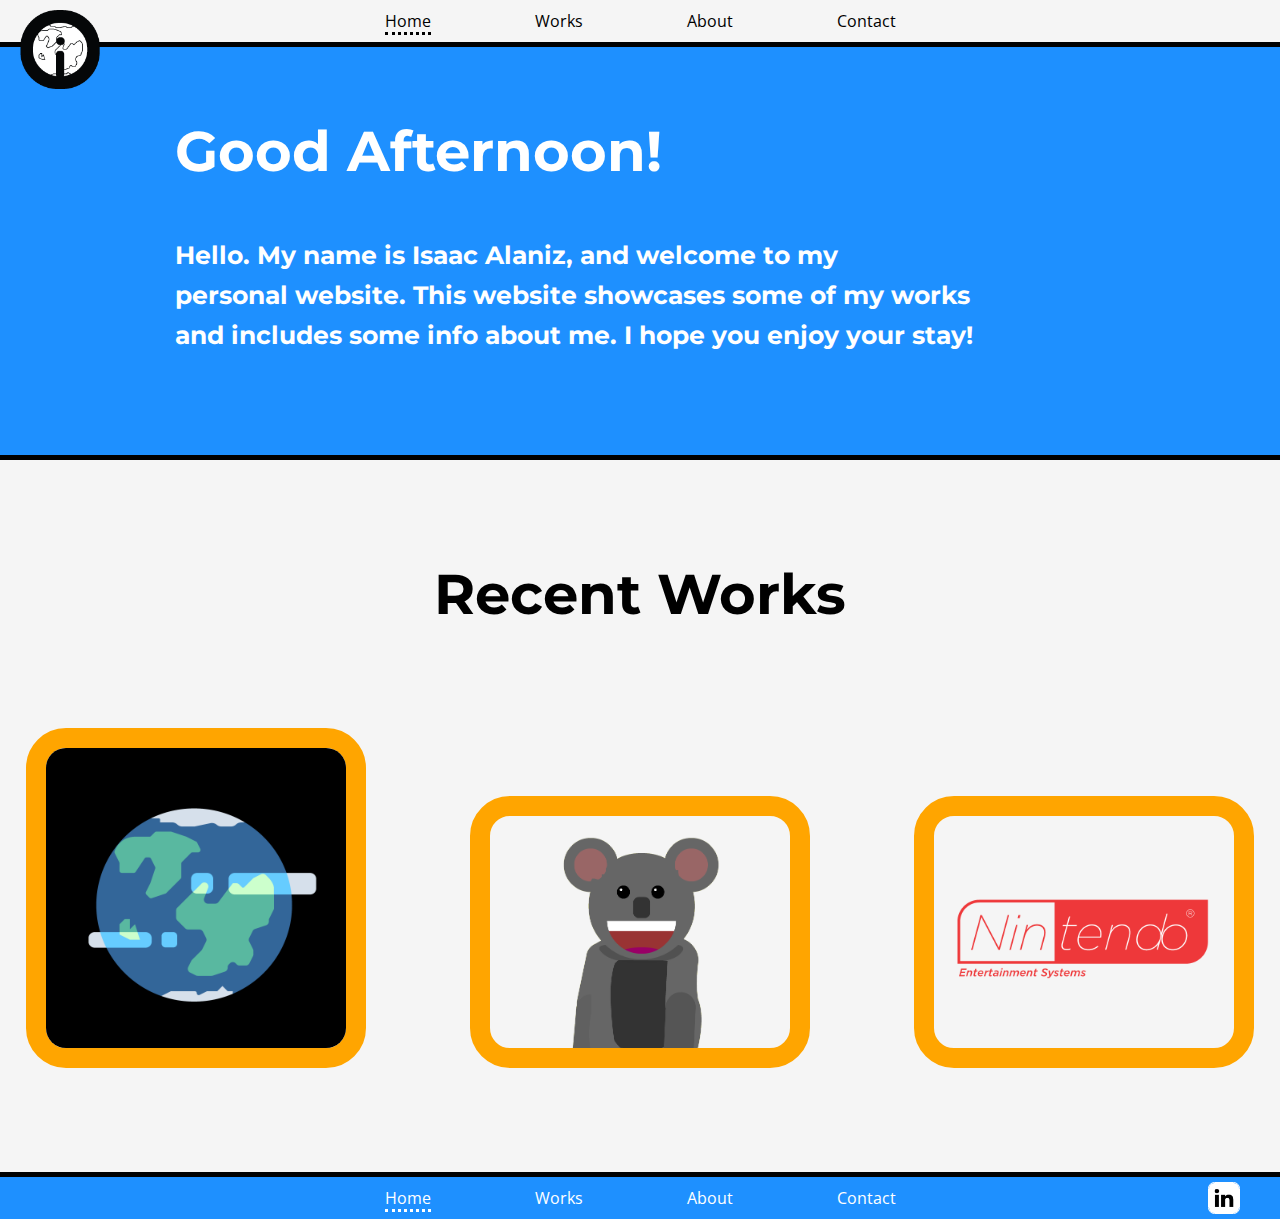
<file: index.html>
<!doctype html>
<html>
	<head>
		<title>Isaac Alaniz Home</title>
		<link href="https://fonts.googleapis.com/css?family=Open+Sans&display=swap" rel="stylesheet">
		<link href="assets/css/alaniz.css" type="text/css" rel="stylesheet">
		<link href="https://fonts.googleapis.com/css?family=Montserrat&display=swap" rel="stylesheet">
	</head>
	<body>
		<div class="wrapper">
		<nav>
			<span>
				<a href="index.html" id="home" style="text-decoration: none; color: black; border-bottom: dotted;">Home</a>
				<a href="work.html" id="works" class="blackLink">Works</a>
				<a href="about.html" id="about" class="blackLink">About</a>
				<a href="contact.html" id="contact" class="blackLink">Contact</a>
			</span>
			<a href="index.html"><img src="assets/images/I.png" alt="Logo" class="logo"></a>
		</nav>
		<header>
			<h1 id="welcome">Welcome!</h1>
			<h3 id="intro">Hello. My name is Isaac Alaniz, and welcome to my <br>
personal website. This website showcases some of my works <br> and includes some info about me. I hope you enjoy your stay!</h3>
		</header>
		<main>
		  <h1 id="recentWorks">Recent Works</h1>
			<section>
				<span>
					<img class="work" id="leftWork" src="assets/images/FHS Icon Alaniz.png" alt="Minimalistic Planet Logo">
					<img class="work midWork" id="midWork" src="assets/images/koala.gif" alt="Flossing Koala">
					<img class="work" id="rightWork" src="assets/images/FHS-Rebrand-Isaac-Alaniz.png" alt="Nintendo Logo Redesign">
				</span>
			</section>
		</main>
		<footer style="position: relative;">
			<span>
				<a href="index.html" id="homeFooter" style="text-decoration: none; color: white; border-bottom: dotted;">Home</a>
				<a href="work.html" class="whiteLink" id="worksFooter">Works</a>
				<a href="about.html" class="whiteLink" id="aboutFooter">About</a>
				<a href="#" class="whiteLink" id="contactFooter">Contact</a>
			</span>
			<a href="https://www.linkedin.com/in/isaacalaniz" target="_blank"><img class="linked" alt="linkedin" src="assets/images/newsletter-header.png" style="width: 30px; position: absolute; bottom: 5px; right: 40px; border: solid white 1px; border-radius: 20%"></a>
		</footer>
		<script src="assets/js/Greeting.js"></script>
		</div>
	</body>
</html>
</file>
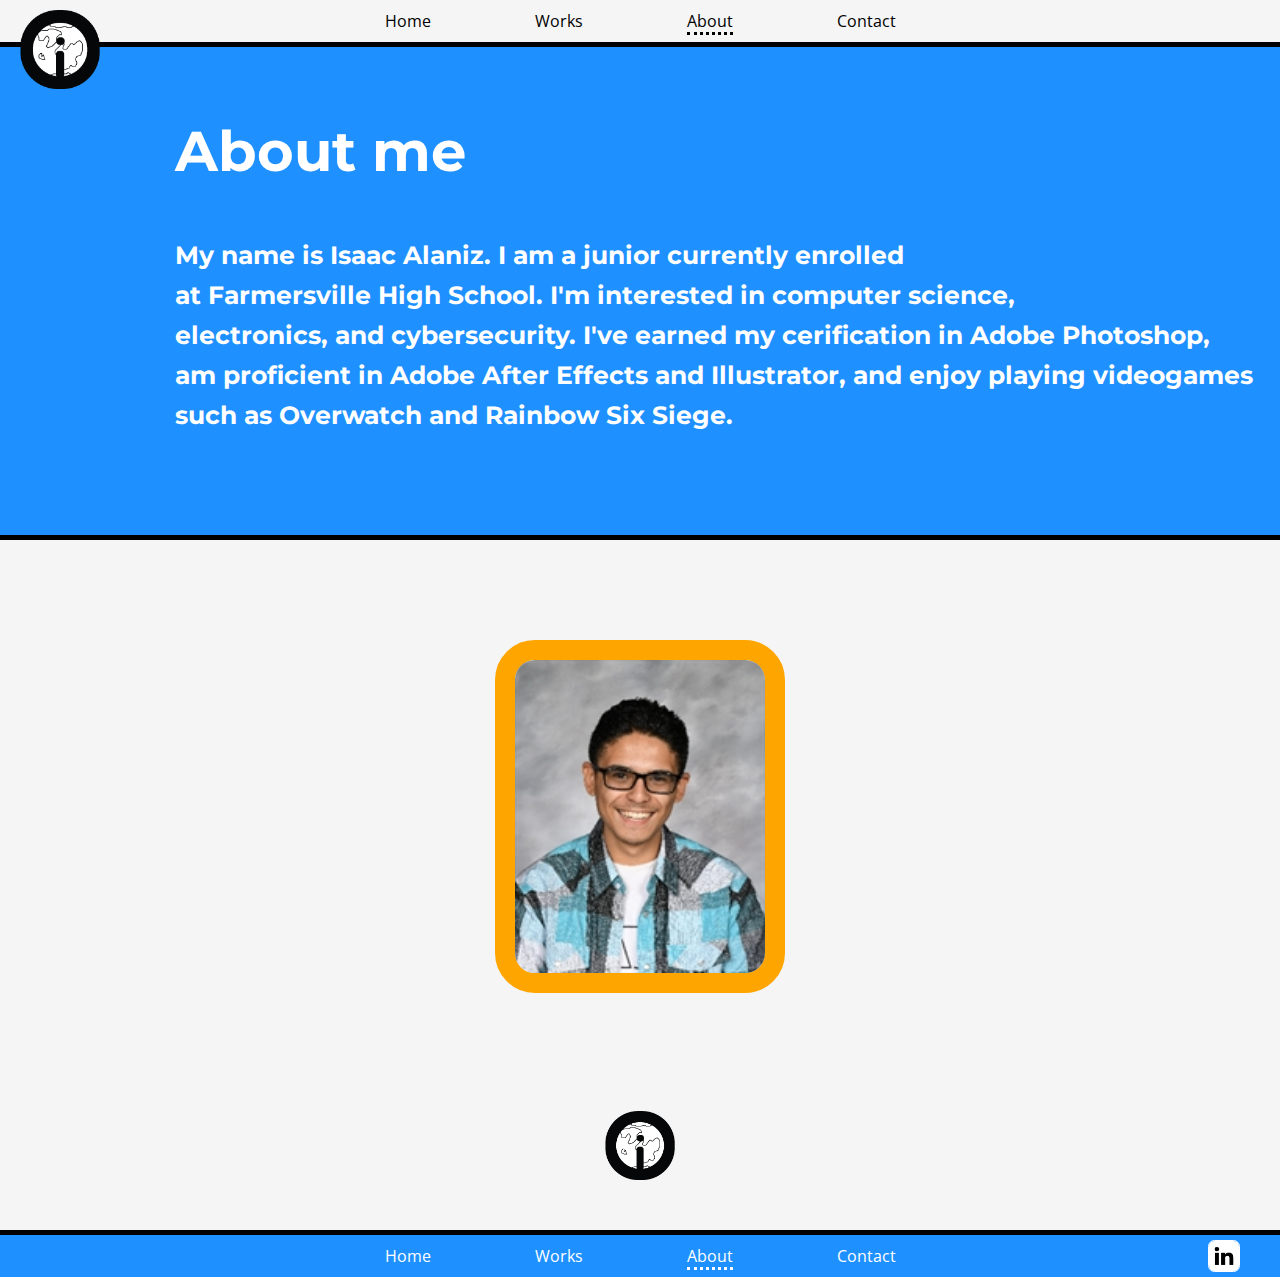
<file: about.html>
<!doctype html>
<html>
<head>
<meta charset="utf-8">
<title>About Isaac</title>
	<link href="https://fonts.googleapis.com/css?family=Open+Sans&display=swap" rel="stylesheet">
	<link href="assets/css/alaniz.css" type="text/css" rel="stylesheet">
	<link href="https://fonts.googleapis.com/css?family=Montserrat&display=swap" rel="stylesheet">
</head>

<body>
	<div class="wrapper">
	<nav>
		<span>
			<a href="index.html" class="blackLink" id="home">Home</a>
			<a href="work.html" class="blackLink" id="works">Works</a>
			<a href="about.html" style="text-decoration: none; color: black; border-bottom: dotted;" id="about">About</a>
			<a href="contact.html" id="contact" class="blackLink">Contact</a>
			<a href="index.html"><img src="assets/images/I.png" alt="Logo" class="logo"></a>
		</span>
	</nav>
	<header>
		<h1 id="welcome">About me</h1>
		<h3 id="intro">My name is Isaac Alaniz. I am a junior currently enrolled <br> at Farmersville High School. I'm interested in computer science,<br> electronics, and cybersecurity. I've earned my cerification in Adobe Photoshop,<br> am proficient in Adobe After Effects and Illustrator, and enjoy playing videogames<br> such as Overwatch and Rainbow Six Siege.</h3>
	</header>
	<main>
		<img id="picture" src="assets/images/Copy of HELLO.JPG" alt="Picture of Me">
		<br>
		<img src="assets/images/I.png" alt="Logo" style="width: 70px; margin: 0 auto 50px auto; display: block">
	</main>
	<footer style="position: relative;">
		<span>
			<a href="index.html" class="whiteLink" id="homeFooter">Home</a>
			<a href="work.html" class="whiteLink" id="worksFooter">Works</a>
			<a href="about.html" id="aboutFooter" style="text-decoration: none; color: white; border-bottom: dotted;">About</a>
			<a href="contact.html" class="whiteLink" id="contactFooter">Contact</a>
		</span>
		<a href="https://www.linkedin.com/in/isaacalaniz" target="_blank"><img class="linked" alt="linkedin" src="assets/images/newsletter-header.png" style="width: 30px; position: absolute; bottom: 5px; right: 40px; border: solid white 1px; border-radius: 20%"></a>
	</footer>
	</div>
</body>
</html>
</file>
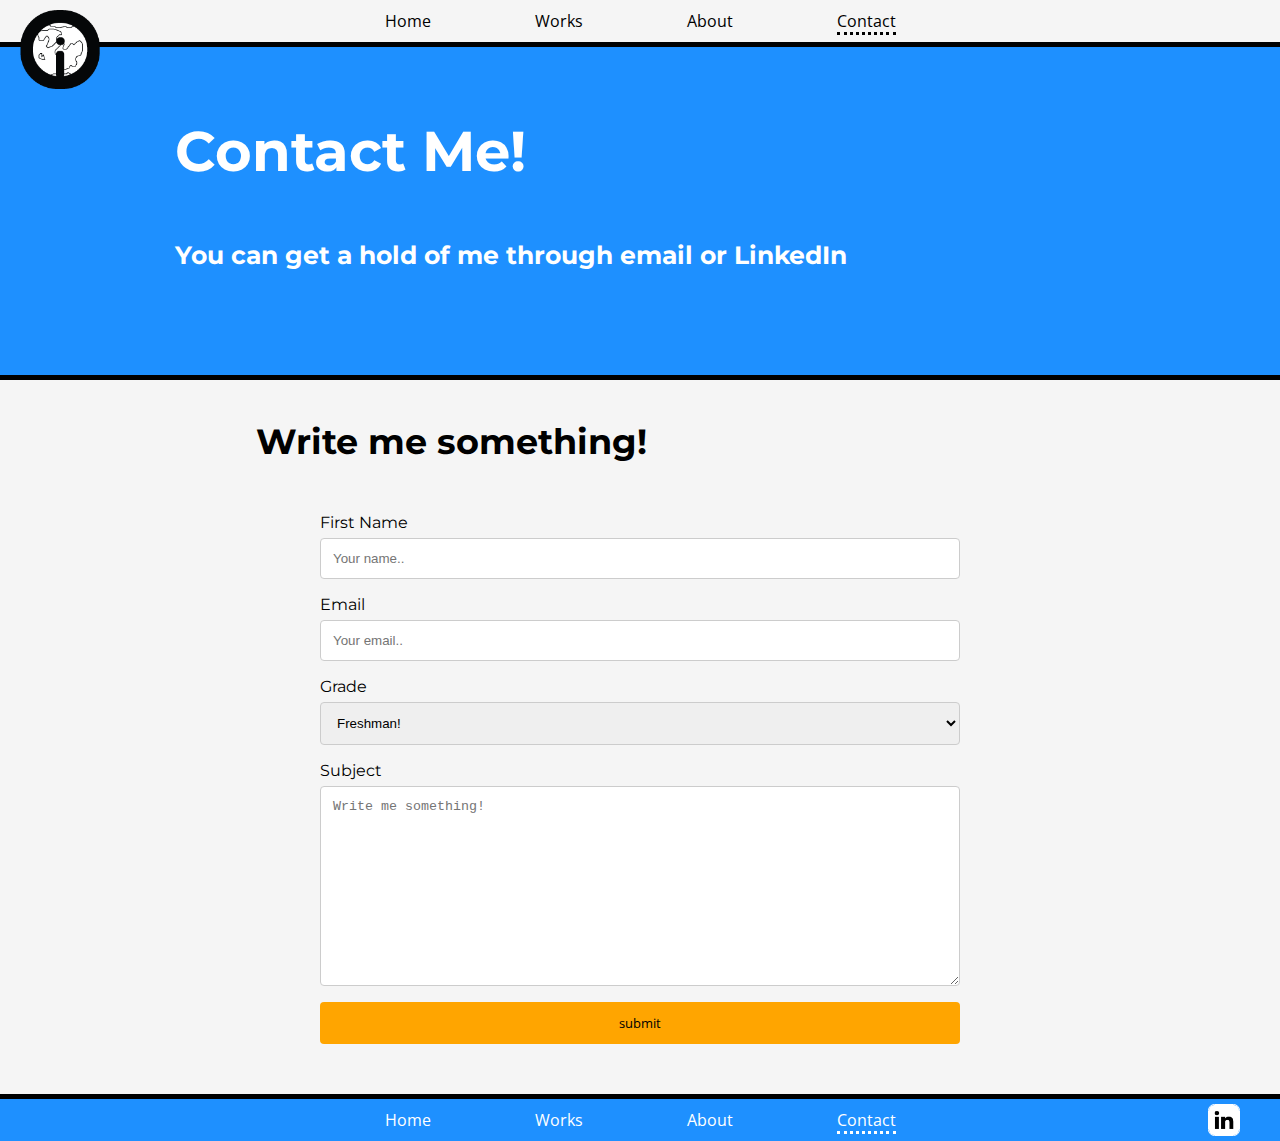
<file: contact.html>
<!doctype html>
<html>
<head>
<meta charset="UTF-8">
<title>contact</title>
<link href="assets/css/alaniz.css" rel="stylesheet" type="text/css">
<link href="https://fonts.googleapis.com/css?family=Open+Sans&display=swap" rel="stylesheet">
<link href="https://fonts.googleapis.com/css?family=Montserrat&display=swap" rel="stylesheet">
</head>

<body>
	<div class="wrapper">
		<nav>
			<span>
				<a href="index.html"><img src="assets/images/I.png" alt="Logo" class="logo"></a>
				<a href="index.html" class="blackLink" id="home">Home</a>
				<a href="work.html" id="works" class="blackLink">Works</a>
				<a href="about.html" class="blackLink" style="text-decoration: none; color: black;" id="about">About</a>
				<a href="contact.html" id="contact" style="text-decoration: none; color: black; border-bottom: dotted;">Contact</a>
			</span>
		</nav>
		<header>
			<h1 id="welcome">Contact Me!</h1>
			<h3 id="intro">You can get a hold of me through email or LinkedIn</h3>
		</header>
		<main>
			<h2 id="emailMe">Write me something!</h2>
			<div style="width: 50%; margin: 50px auto;">
				<form>
					<label for="name">First Name</label>
					<input type="text" id="name" name="name" placeholder="Your name..">

					<label for="lname">Email</label>
					<input type="text" id="email" name="email" placeholder="Your email..">

					<label for="grade">Grade</label>
					<select id="grade">
						<option value="freshman">Freshman!</option>
						<option value="sophomore">Sophomore!</option>
						<option value="junior">Junior! (like me!)</option>
						<option value="senior">Senior</option>
					</select>

					<label for="subject">Subject</label>
					<textarea id="subject" name="subject" placeholder="Write me something!" style="height: 200px;"></textarea>

					<input type="submit" value="submit">

				</form>
			</div>
		</main>
		<footer style="position: relative;">
			<span>
				<a href="index.html" class="whiteLink" id="homeFooter">Home</a>
				<a href="work.html" id="worksFooter" class="whiteLink">Works</a>
				<a href="about.html" class="whiteLink" id="aboutFooter">About</a>
				<a href="#" style="text-decoration: none; color: white; border-bottom: dotted;" id="contactFooter">Contact</a>
			</span>
			<a href="https://www.linkedin.com/in/isaacalaniz" target="_blank"><img class="linked" alt="linkedin" src="assets/images/newsletter-header.png" style="width: 30px; position: absolute; bottom: 5px; right: 40px; border: solid white 1px; border-radius: 20%"></a>
		</footer>
	</div>
</body>
</html>
</file>
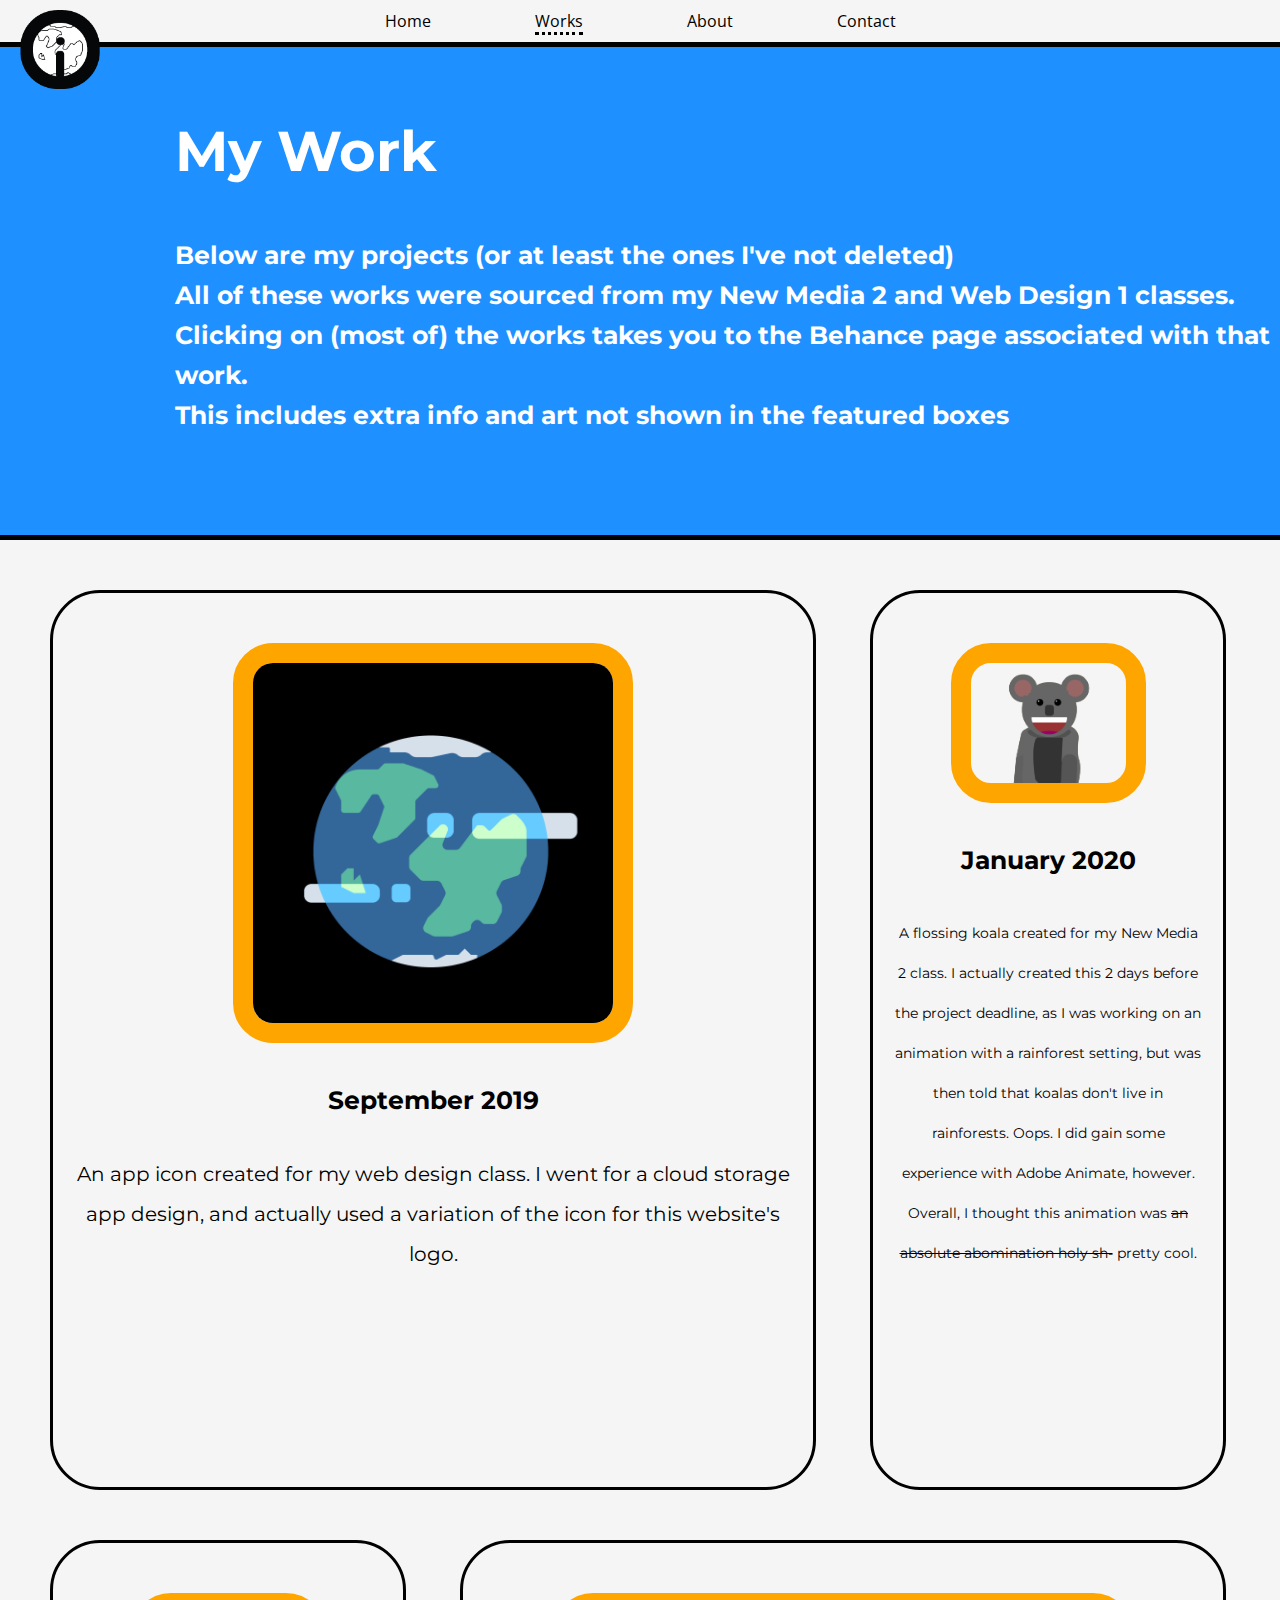
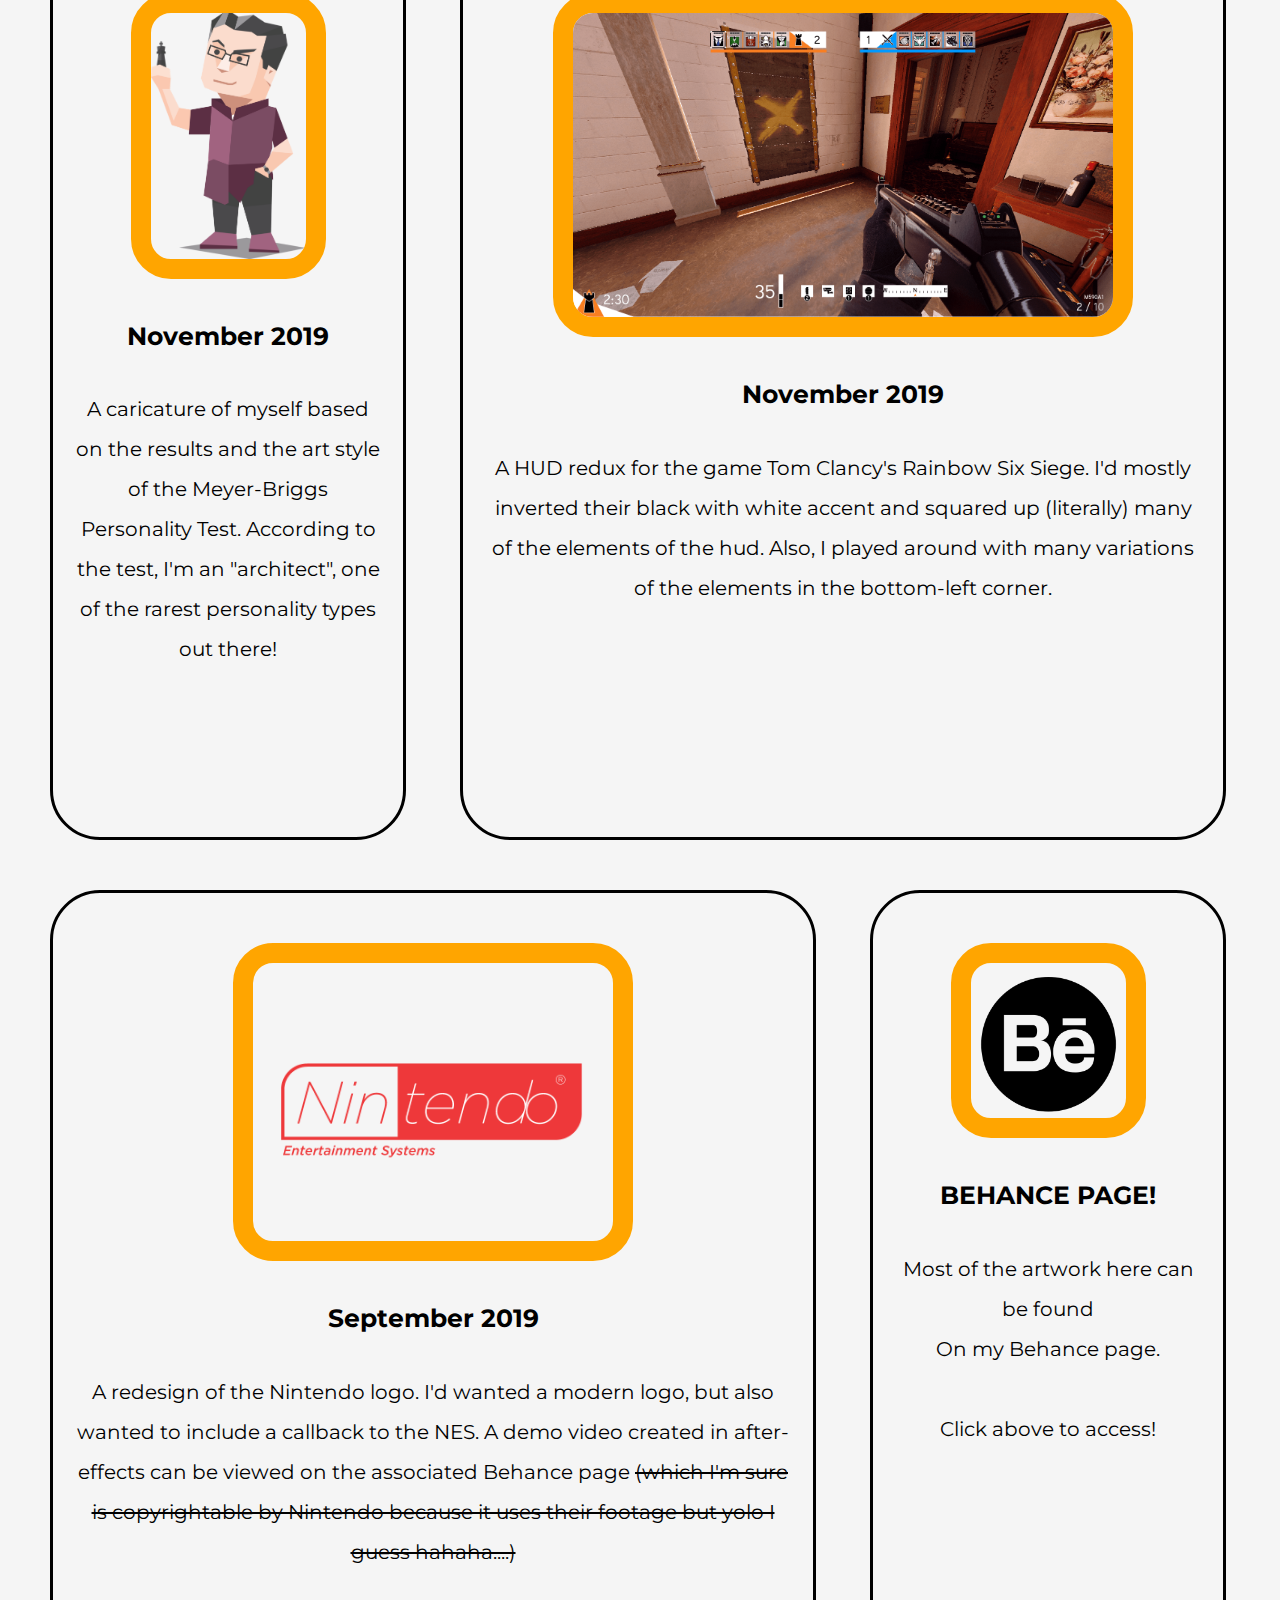
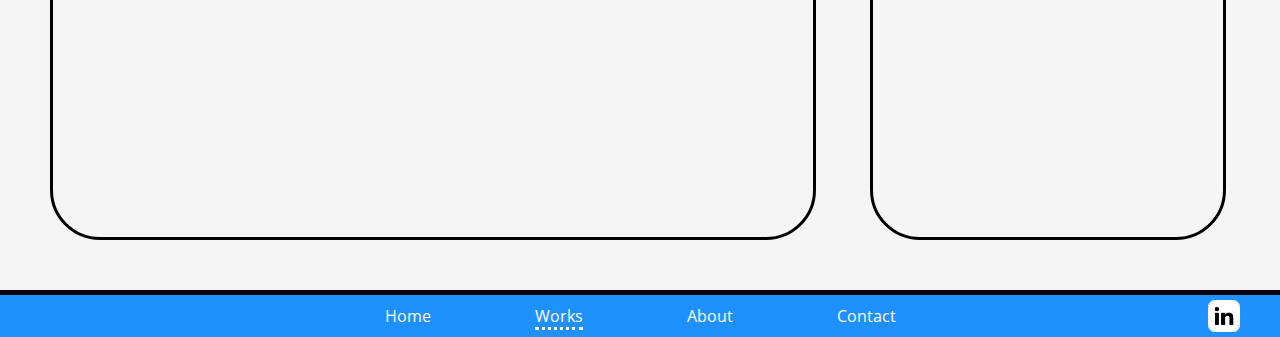
<file: work.html>
<!doctype html>
<html>
<head>
	<meta charset="utf-8">
	<title>Isaac's Works</title>
	<link href="https://fonts.googleapis.com/css?family=Open+Sans&display=swap" rel="stylesheet">
	<link href="assets/css/alaniz.css" type="text/css" rel="stylesheet">
	<link href="https://fonts.googleapis.com/css?family=Montserrat&display=swap" rel="stylesheet">
</head>

<body>
	<div class="wrapper">
		<nav>
			<span>
				<a href="index.html"><img src="assets/images/I.png" alt="Logo" class="logo"></a>
				<a href="index.html" class="blackLink" id="home">Home</a>
				<a href="work.html" id="works" style="text-decoration: none; color: black; border-bottom: dotted;">Works</a>
				<a href="about.html" class="blackLink" style="text-decoration: none; color: black;" id="about">About</a>
				<a href="contact.html" id="contact" class="blackLink">Contact</a>
			</span>
		</nav>
		<header>
			<h1 id="welcome">My Work</h1>
			<h3 id="intro">Below are my projects (or at least the ones I've not deleted)<br> All of these works were sourced from my New Media 2 and Web Design 1 classes.<br>
	         Clicking on (most of) the works takes you to the Behance page associated with that work.<br> This includes extra info and art not shown in the featured boxes</h3>
		</header>
		<main>
			<section class="gallary">
				<article style="grid-area: one;">
					<a href="https://www.behance.net/gallery/87298859/App-Icon-Cloud-Computing-Service" target="_blank"><img class="work2" src="assets/images/FHS Icon Alaniz.png" alt="Minimalistic Planet Logo"></a>
					<h4>September 2019</h4>
					<p class="desc">An app icon created for my web design class. I went for a cloud storage app design, and actually used a variation of the icon for this website's logo.</p>
				</article>
				<article>
					<img class="work2" src="assets/images/koala.gif" alt="Flossing Koala">
					<h4>January 2020</h4>
					<p class="desc" id="koala">A flossing koala created for my New Media 2 class. I actually created this 2 days before the project deadline, as I was working on an animation with a rainforest setting, but was then told that koalas don't live in rainforests. Oops. I did gain some experience with Adobe Animate, however. Overall, I thought this animation was <del>an absolute abomination holy sh-</del> pretty cool.</p>
				</article>
				<article>
					<a href="https://www.behance.net/gallery/87298613/16-personalities-Charicature" target="_blank"><img class="work2" src="assets/images/FHS Personality Alaniz.png" alt="Nintendo Logo Redesign"></a>
					<h4>November 2019</h4>
					<p class="desc">A caricature of myself based on the results and the art style of the Meyer-Briggs Personality Test. According to the test, I'm an "architect", one of the rarest personality types out there!</p>
				</article>
				<article style="grid-area: four;">
					<img class="work2" src="assets/images/R6Concept .png" alt="Nintendo Logo Redesign" style="width: 100%;">
					<h4>November 2019</h4>
					<p class="desc">A HUD redux for the game Tom Clancy's Rainbow Six Siege. I'd mostly inverted their black with white accent and squared up (literally) many of the elements of the hud. Also, I played around with many variations of the elements in the bottom-left corner.</p>
				</article>
				<article style="grid-area: five;">
					<a href="https://www.behance.net/gallery/87210319/Nintendo-Rebrand" target="_blank"><img class="work2" src="assets/images/FHS-Rebrand-Isaac-Alaniz.png" alt="Nintendo Logo Redesign"></a>
					<h4>September 2019</h4>
					<p class="desc">A redesign of the Nintendo logo. I'd wanted a modern logo, but also wanted to include a callback to the NES. A demo video created in after-effects can be viewed on the associated Behance page <del>(which I'm sure is copyrightable by Nintendo because it uses their footage but yolo I guess hahaha....)</del></p>
				</article>
				<article style="grid-area: six;">
					<a href="https://www.behance.net/Isaac-Alaniz" target="_blank"><img class="work2" src="assets/images/behance.png" alt="Behance Logo"></a>
					<h4>BEHANCE PAGE!</h4>
					<p class="desc">Most of the artwork here can be found <br> On my Behance page. <br><br> Click above to access!</p>
				</article>
			</section>
		</main>
		<footer style="position: relative;">
			<span>
				<a href="index.html" class="whiteLink" id="homeFooter">Home</a>
				<a href="work.html" id="worksFooter" style="text-decoration: none; color: white; border-bottom: dotted;">Works</a>
				<a href="about.html" class="whiteLink" id="aboutFooter">About</a>
				<a href="contact.html" class="whiteLink" id="contactFooter">Contact</a>
			</span>
			<a href="https://www.linkedin.com/in/isaacalaniz" target="_blank"><img class="linked" alt="linkedin" src="assets/images/newsletter-header.png" style="width: 30px; position: absolute; bottom: 5px; right: 40px; border: solid white 1px; border-radius: 20%"></a>
		</footer>
	</div>
</body>
</html>
</file>
<file: assets/css/alaniz.css>
html {
	margin: 0px;
	padding: 0px;
}

body {
	margin: 0px;
	padding: 0px;
	width: 100%;
}

nav {
	background-color: whitesmoke;
	font-family: 'Open Sans', Arial, sans sarif;
	text-align: center;
	padding: 10px 0px 10px 0px;
}

.desc {
	font-size: 20px;
	line-height: 40px;
	font-family: 'Montserrat', sans-serif;
}

.gallary {
	display: grid;
	grid-template-columns: 1fr 1fr 1fr;
	grid-gap: 50px 100px;;
	margin: 50px 100px 50px 50px;
	grid-template-rows: 900px 900px 900px;
	grid-template-areas: 
		"one one two"
		"three four four"
		"five five six"
		"five five six";
}

.linked {
	transition: filter 250ms ease;
}

.linked:hover {
	filter: invert(100);
}

article {
	padding: 50px 20px;
	width: 100%;
	border-width: 5px;
	border: solid;
	border-radius: 50px;
	transition: border-width 250ms ease;
}

article:hover {
	border-width: 10px;
}

.rightNav {
	
}

.leftNav {
	
}

h1 {
	font-size: 56px;
	font-family: 'Montserrat', sans-serif;
}

h3 {
	line-height: 40px;
	font-size: 25px;
	color: white;
	font-family: 'Montserrat', sans-serif;
}

h4 {
	line-height: 40px;
	font-size: 25px;
	font-family: 'Montserrat', sans-serif;
}

h2 {
	font-family: 'Montserrat', sans-serif;
	font-size: 35px;
}

#emailMe {
	margin: 40px 0px 20px 19.99%;
}

#contactBox {
	background-color: darkslategray;
	width: 45%;
	margin: 0 auto;
}

#msg {
	width: 90%;
	margin: 0 auto;
}

form {
	display: flex;
	flex-direction: column;
}

button {
	background-color: orange
}

header {
	background-color: var(--headerColor, dodgerblue);
	border-style: solid;
	border-color: black;
	border-width: 5px;
	border-left-width: 0px;
	border-right-width: 0px;
}

footer {
	background-color: var(--headerColor, dodgerblue);
	font-family: 'Open Sans', Arial, sans sarif;
	text-align: center;
	border-style: solid;
	border-width: 5px;
	border-bottom-width: 0px;
	border-left-width: 0px;
	border-right-width: 0px;
	padding: 10px 0px 10px 0px;
}

section {
	margin-bottom: 100px;
	text-align: center;
	position: relative;
}


.logo {
	width: 80px;
	max-width: 100%;
	height: auto;
	display: block;
	position: absolute;
	top: 10px;
	left: 20px;
	transition: transform 250ms ease;
}

.logo:hover {
	transform: rotate(-45deg);
}

.wrapper {
	background-color: whitesmoke;
	--borderRadius: 40px;
	--headerColor: dodgerblue;
	--workBorder: 20px solid orange;
}

a.whiteLink {color:white; transition: border 0.3s ease; border-bottom: dotted; border-bottom-color: hsla(0,0%,100%,0.00)}
a.whiteLink:link  {text-decoration: none; color: white;}
a.whiteLink:visited {text-decoration: none; color: white;}
a.whiteLink:hover {text-decoration: none; color: white; border-bottom-color: hsla(0,0%,100%,1.00)}
a.whiteLink:active {text-decoration: none; color: white;}

a.blackLink {color:black; transition: border 0.3s ease; border-bottom: dotted; border-bottom-color: hsla(0,0%,0%,0.00)}
a.blackLink:link  {text-decoration: none; color: black;}
a.blackLink:visited {text-decoration: none; color: black;}
a.blackLink:hover {text-decoration: none; color: black; border-bottom-color: hsla(0,0%,0%,1.00)}
a.blackLink:active {text-decoration: none; color: black;}

.work {
	border: var(--workBorder, 10px solid orange);
	border-radius: var(--borderRadius, 40px);
	width: 300px;
	max-width: 100%;
	height: auto;
}

.work2 {
	border: var(--workBorder, 10px solid orange);
	border-radius: var(--borderRadius, 40px);
	width: 50%;
	max-width: 75%;
	height: auto;
}


.workBorder {
	border-color: orange;
}

#home {
	margin: 0px 100px 0px 0px;
}

#homeFooter {
	margin: 0px 100px 0px 0px;
	color: white;
}

#works {
	margin: 0px 100px 0px 0px;
}

#worksFooter {
	margin: 0px 100px 0px 0px;
	color: white;
}

#about {
	margin: 0px 100px 0px 0px;
}

#aboutFooter {
	margin: 0px 100px 0px 0px;
	color: white;
}

#contact {
	
}

#contactFooter {
	margin: 0px 0px 0px 0px;
	color: white;
}

#welcome {
	margin: 70px 0px 0px 175px;
	color: white;
}

#intro {
	margin: 50px 0px 100px 175px;
}

#recentWorks {
	margin: 100px 0px 100px 0px;
	text-align: center;
}

#picture {
	border: 20px solid orange;
	border-radius: var(--borderRadius, 40px);
	display: block;
	margin: 100px auto;
	width: 250px;
}

.midWork {
	margin: 0 100px;
}

@media (max-width: 956px){
	
	#works {
		margin-right: 300px;
	}
	
	.logo {
		left: 44.9999%
	}
	
	#welcome {
		margin: 70px auto 0px auto;
		text-align: center;
	}
	
	#intro {
		text-align: center;
		margin: 50px auto 100px auto;
	}
}

@media (max-width: 780px){
	#welcome {
		font-size: 40px;
	}
	
	#intro {
		font-size: 20px;
		padding: 0 20px;
	}
	
	#home {
		margin: 10px 10px;
	}
	
	#homeFooter {
		margin: 10px 10px;
	}
	
	#about {
		margin: 10px 10px;
	}
	
	#aboutFooter {
		margin: 10px 10px;
	}
	
	#contact {
		margin: 10px 10px;
	}
	
	#contactFooter {
		margin: 10px 10px;
	}
	
	#works {
		margin: 10px 10px;
	}
	
	#worksFooter {
		margin: 10px 10px;
	}
	
	.logo {
		left: -1000px;
	}
}

@media (max-width: 1252px){
	
	#midWork {
		margin: 30px auto;
	}
	
	.work {
		display: block;
		margin: 30px auto;
	}
	
}

@media (max-width: 1400px) {
	#koala {
		font-size: 14px;
	}
}

label {
	font-family: 'Montserrat', sans-serif;
}

input[type="text"], select, textarea{
	width: 100%;
	padding: 12px;
	border: 1px solid #ccc;
	border-radius: 4px;
	box-sizing: border-box;
	margin-top: 6px;
	margin-bottom: 16px;
	resize: vertical;
}

/*Make the form a certain width so that we can just center the submit button. Better that way(?)*/
input[type=submit] {
	background-color: orange;
	font-family: 'Open Sans', 'Ariel', sans-serif;
	padding: 12px 20px;
	border: none;
	border-radius: 4px;
	cursor: pointer;
	width: 100%;
}
</file>
